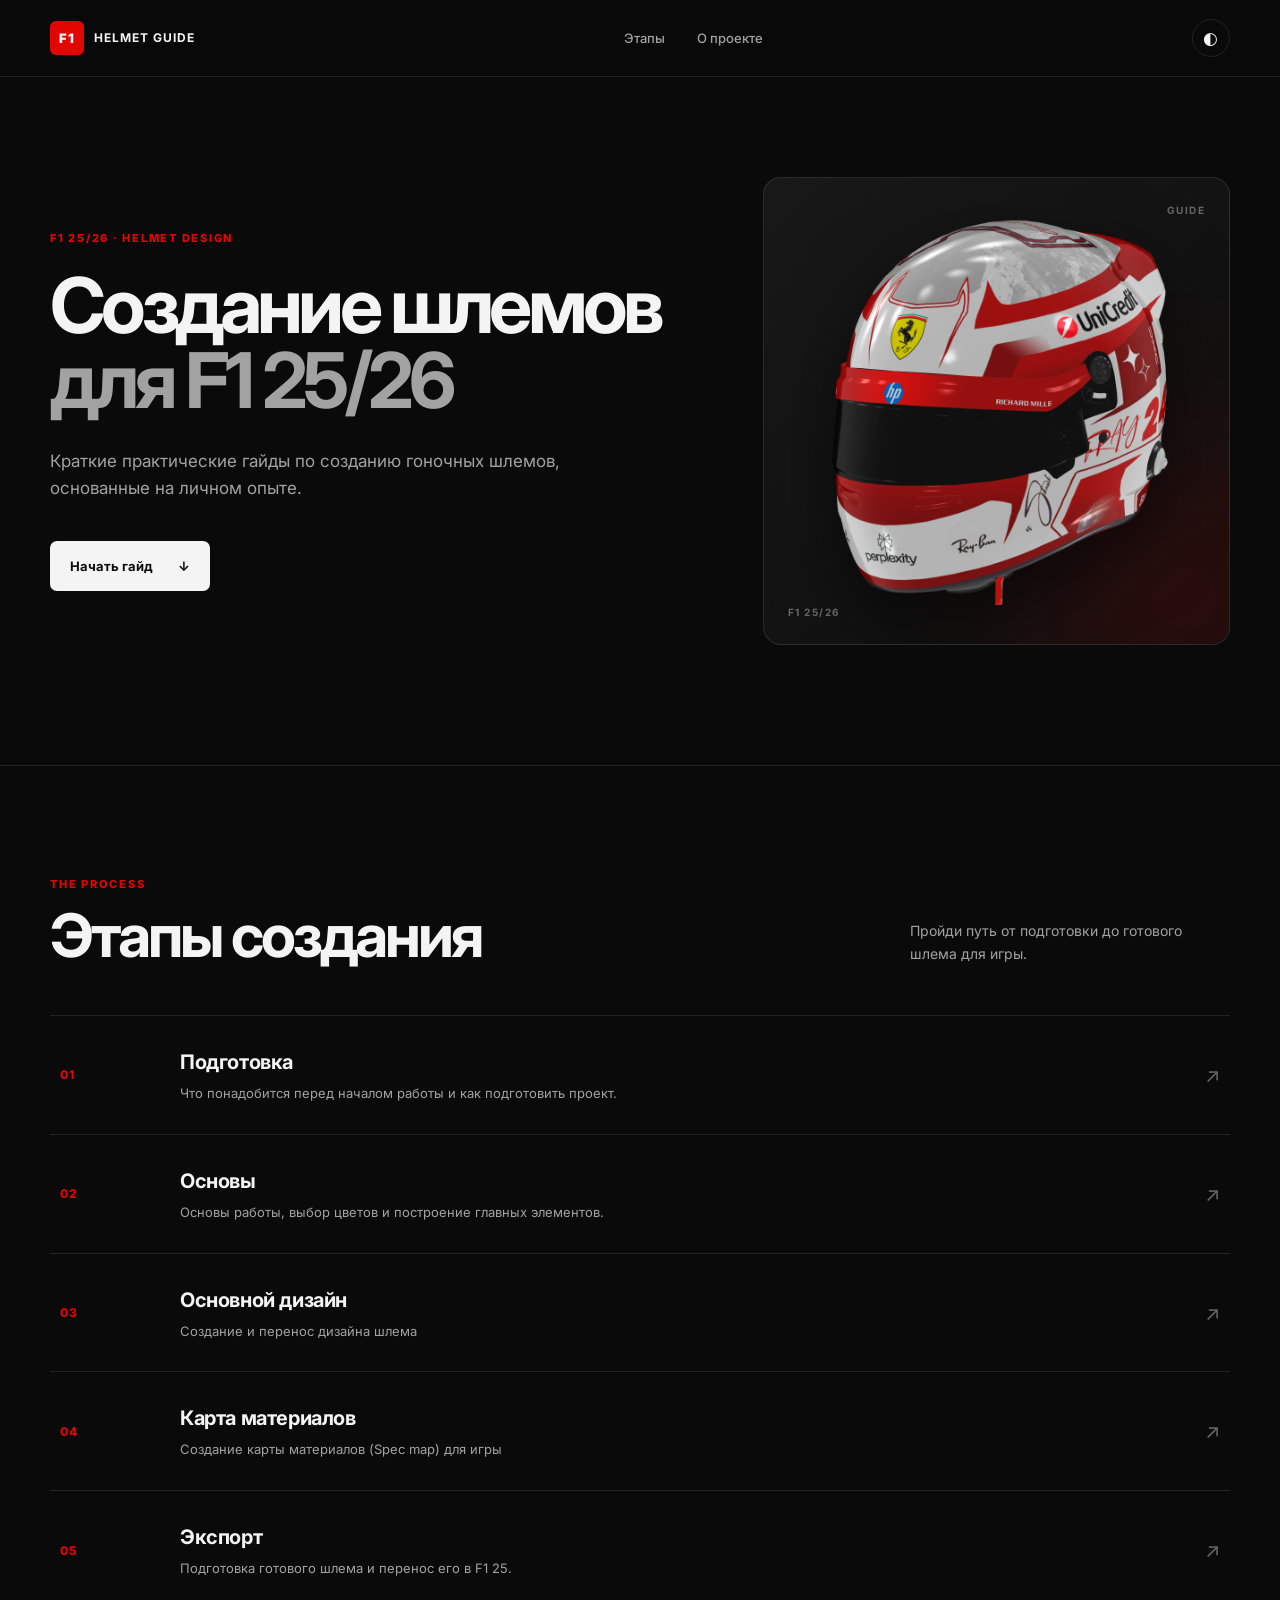
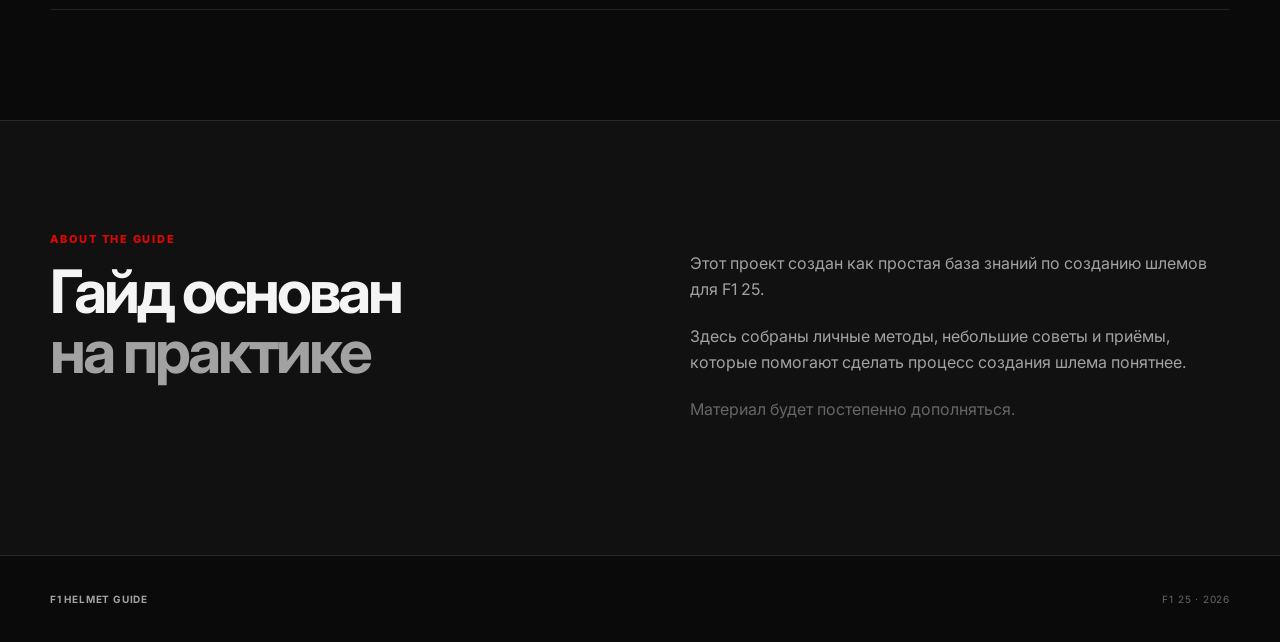
<file: index.html>
<!DOCTYPE html>
<html lang="ru">
<head>
    <meta charset="UTF-8">
    <meta name="viewport" content="width=device-width, initial-scale=1.0">

    <title>F1 25/26 Helmet Guide</title>
    <meta
        name="description"
        content="Авторский гайд по созданию шлемов для F1 25/26."
    >

    <link rel="stylesheet" href="style.css">
</head>

<body>

<header class="header">
    <div class="container header-inner">

        <a href="#top" class="logo">
            <span>F1</span>
            <strong>HELMET GUIDE</strong>
        </a>

        <nav class="nav">
            <a href="#stages">Этапы</a>
            <a href="#about">О проекте</a>
        </nav>

        <button class="theme-button" id="themeButton" aria-label="Сменить тему">
            ◐
        </button>

    </div>
</header>


<main id="top">

    <!-- HERO -->

    <section class="hero">
        <div class="container hero-grid">

            <div class="hero-content">

                <div class="eyebrow">
                    F1 25/26 · HELMET DESIGN
                </div>

                <h1>
                    Создание шлемов
                    <span>для F1 25/26</span>
                </h1>

                <p class="hero-description">
                    Краткие практические гайды по созданию гоночных
                    шлемов, основанные на личном опыте.
                </p>

                <a href="#stages" class="button">
                    Начать гайд
                    <span>↓</span>
                </a>

            </div>

            <div class="hero-card">

                <div class="hero-card-top">
                    <span> </span>
                    <span>GUIDE</span>
                </div>

		<div class="helmet-placeholder">
    		      <img
        		src="images/1.png"
        		alt="Шлем для F1 25"
        		class="helmet-image"
    		      >
		</div>
                <div class="hero-card-bottom">
                    <span>F1 25/26</span>
                </div>

            </div>

        </div>
    </section>


    <!-- STAGES -->

    <section class="stages-section" id="stages">

        <div class="container">

            <div class="section-heading">

                <div>
                    <div class="eyebrow">THE PROCESS</div>

                    <h2>
                        Этапы создания
                    </h2>
                </div>

                <p>
                    Пройди путь от подготовки до готового
                    шлема для игры.
                </p>

            </div>


            <div class="stages">

                <a href="guide.html#preparation" class="stage">
                    <div class="stage-number">01</div>

                    <div class="stage-content">
                        <h3>Подготовка</h3>
                        <p>
                            Что понадобится перед началом работы
                            и как подготовить проект.
                        </p>
                    </div>

                    <div class="stage-arrow">↗</div>
                </a>


                <a href="guide.html#base" class="stage">
                    <div class="stage-number">02</div>

                    <div class="stage-content">
                        <h3>Основы</h3>
                        <p>
                            Основы работы, выбор цветов
                            и построение главных элементов.
                        </p>
                    </div>

                    <div class="stage-arrow">↗</div>
                </a>


                <a href="guide.html#design" class="stage">
                    <div class="stage-number">03</div>

                    <div class="stage-content">
                        <h3>Основной дизайн</h3>
                        <p>
                            Создание и перенос дизайна шлема
                        </p>
                    </div>

                    <div class="stage-arrow">↗</div>
                </a>


                <a href="guide.html#logos" class="stage">
                    <div class="stage-number">04</div>

                    <div class="stage-content">
                        <h3>Карта материалов</h3>
                        <p>
                            Создание карты материалов (Spec map) для игры                        </p>
                    </div>

                    <div class="stage-arrow">↗</div>
                </a>



                <a href="guide.html#export" class="stage">
                    <div class="stage-number">05</div>

                    <div class="stage-content">
                        <h3>Экспорт</h3>
                        <p>
                            Подготовка готового шлема
                            и перенос его в F1 25.
                        </p>
                    </div>

                    <div class="stage-arrow">↗</div>
                </a>

            </div>

        </div>

    </section>


    <!-- ABOUT -->

    <section class="about-section" id="about">

        <div class="container about-grid">

            <div>
                <div class="eyebrow">ABOUT THE GUIDE</div>

                <h2>
                    Гайд основан
                    <span>на практике</span>
                </h2>
            </div>

            <div class="about-text">

                <p>
                    Этот проект создан как простая база знаний
                    по созданию шлемов для F1 25.
                </p>

                <p>
                    Здесь собраны личные методы, небольшие
                    советы и приёмы, которые помогают сделать
                    процесс создания шлема понятнее.
                </p>

                <p class="muted">
                    Материал будет постепенно дополняться.
                </p>

            </div>

        </div>

    </section>

</main>


<footer class="footer">

    <div class="container footer-inner">

        <div>
            <strong>F1 HELMET GUIDE</strong>
        </div>

        <div>
            F1 25 · 2026
        </div>

    </div>

</footer>


<script src="script.js"></script>

</body>
</html>
</file>
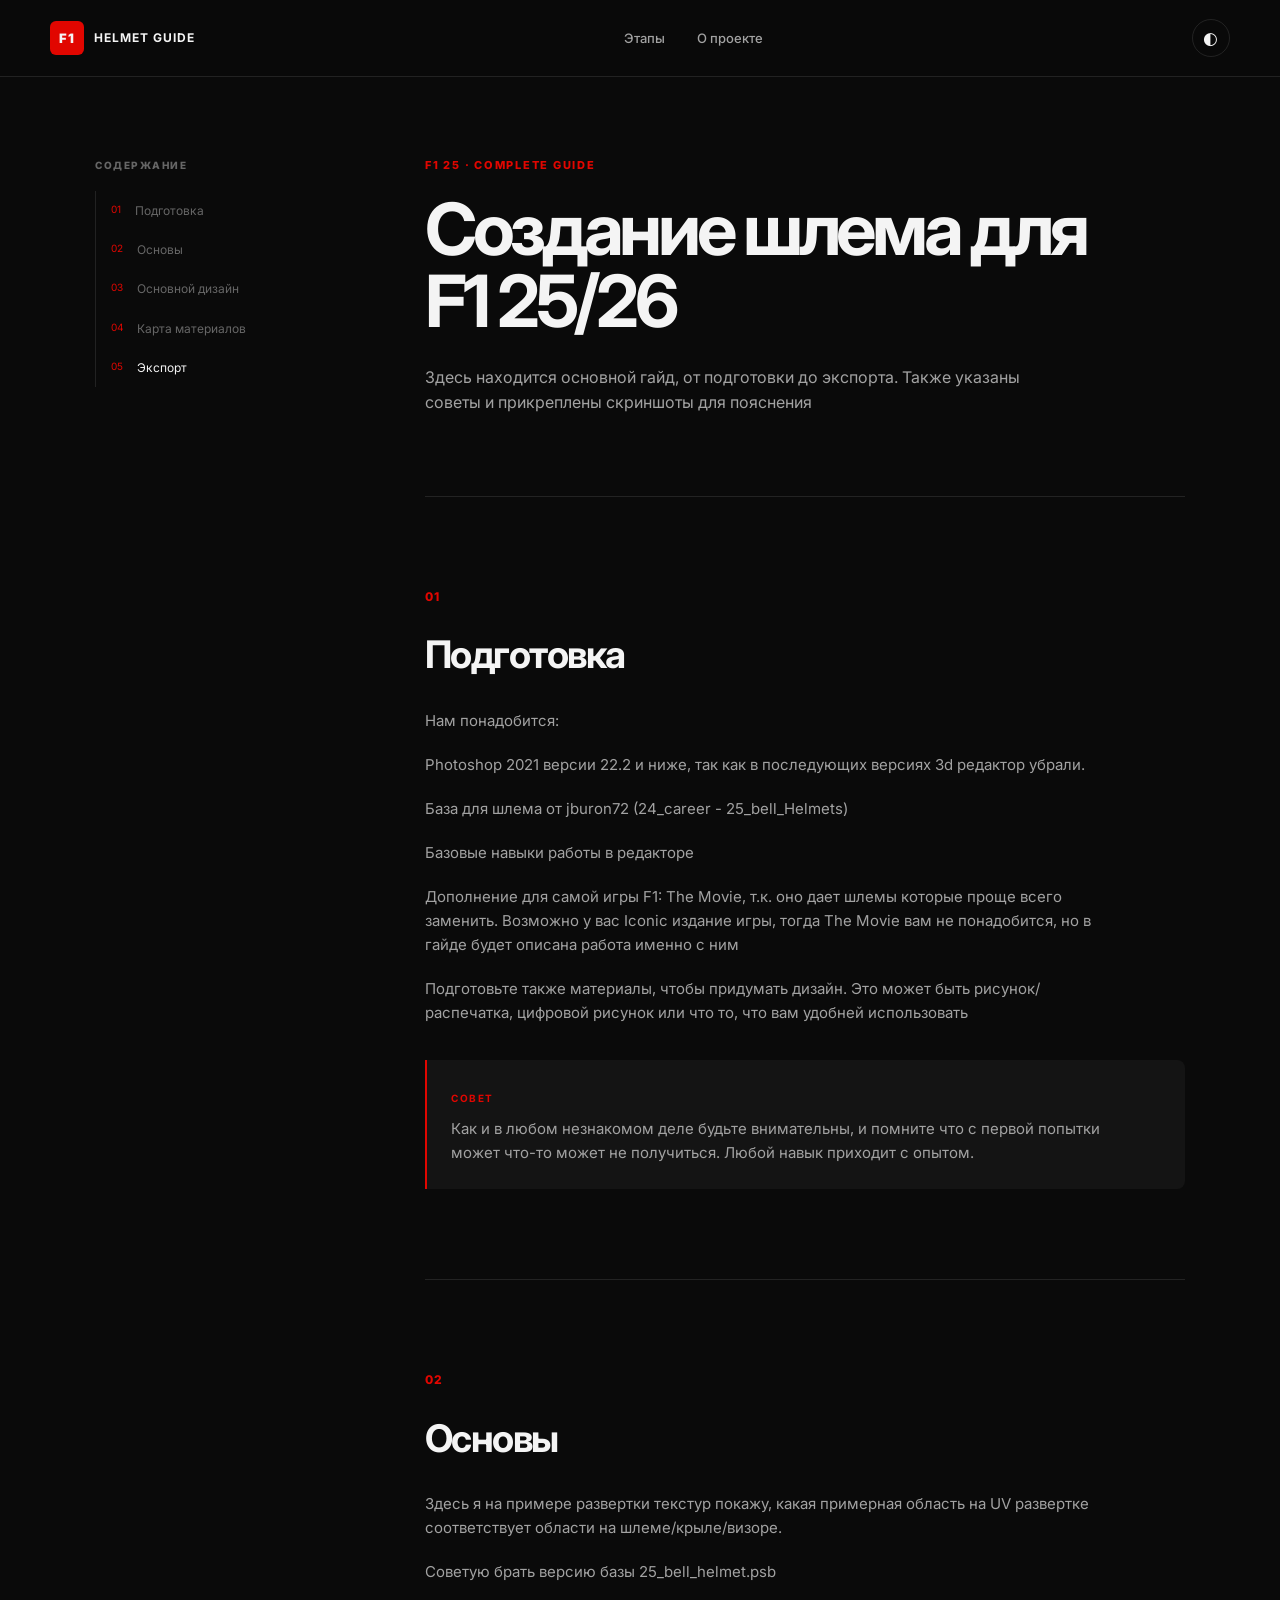
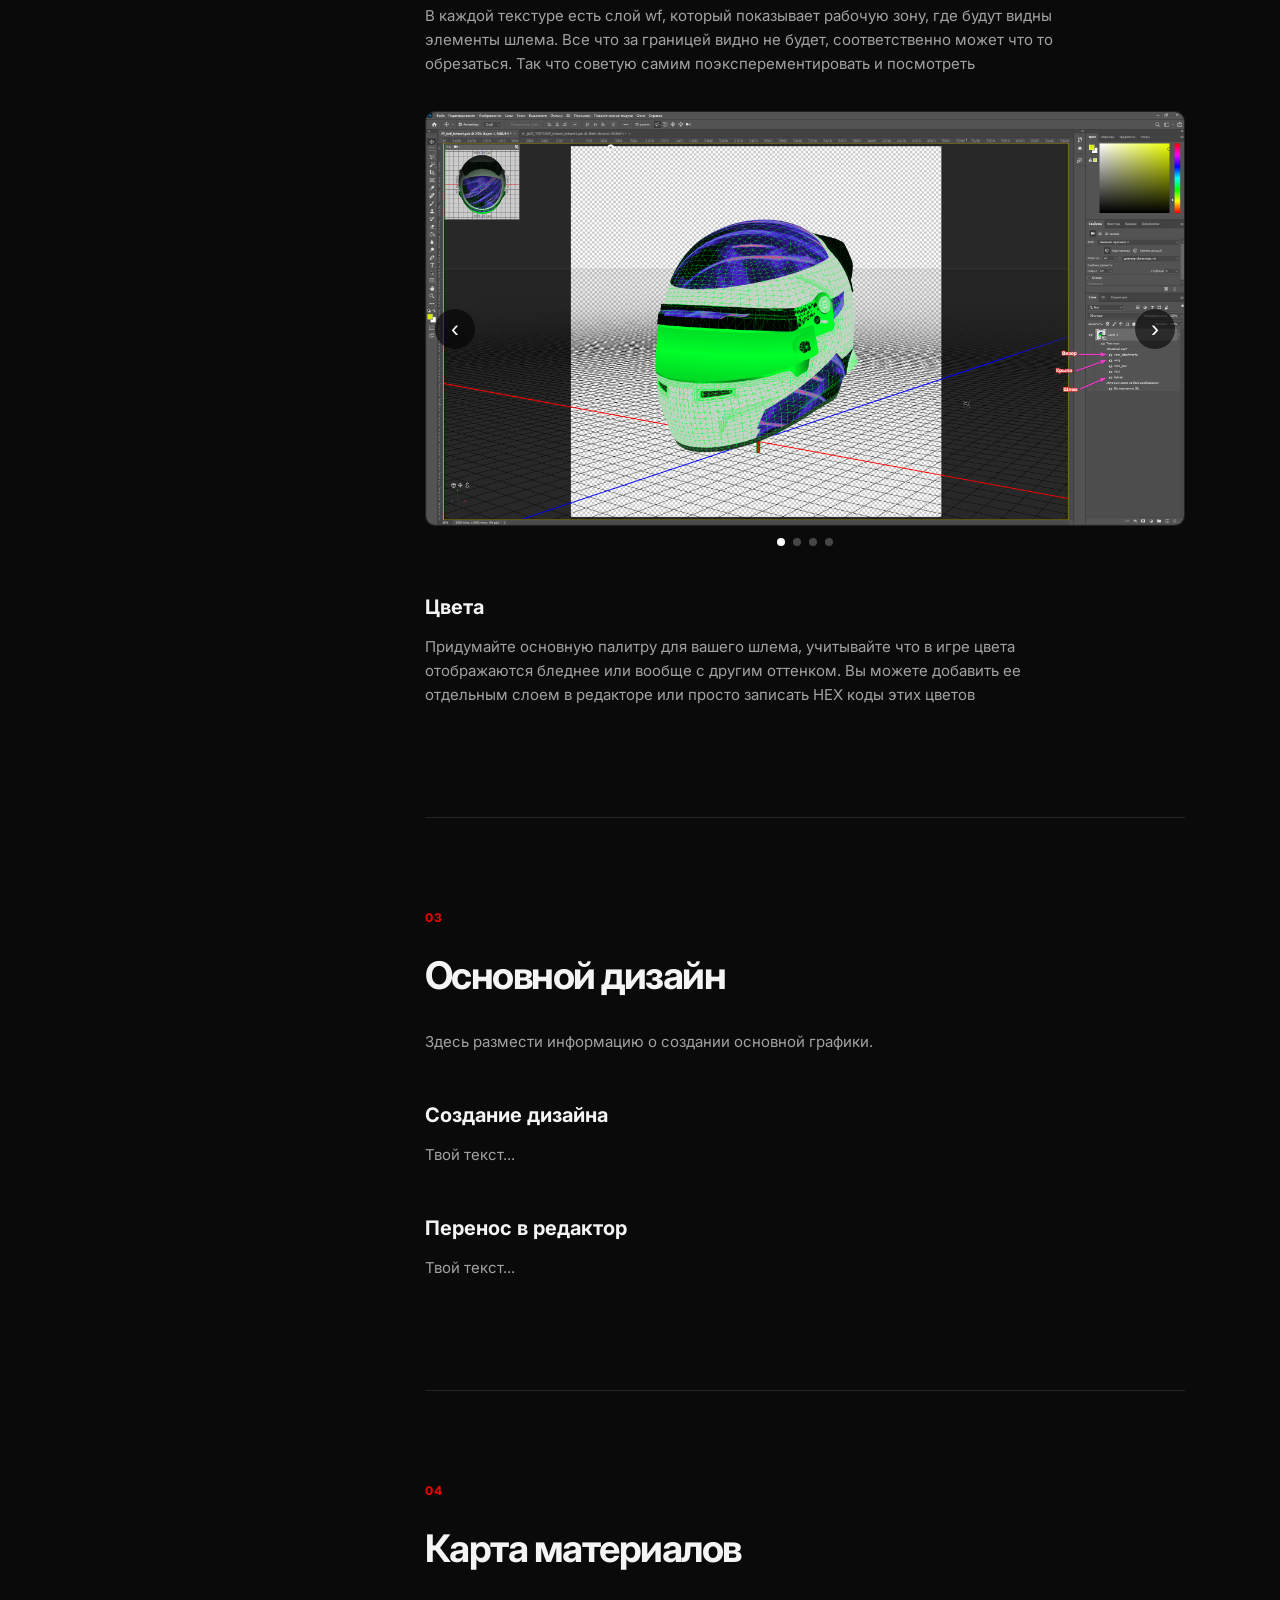
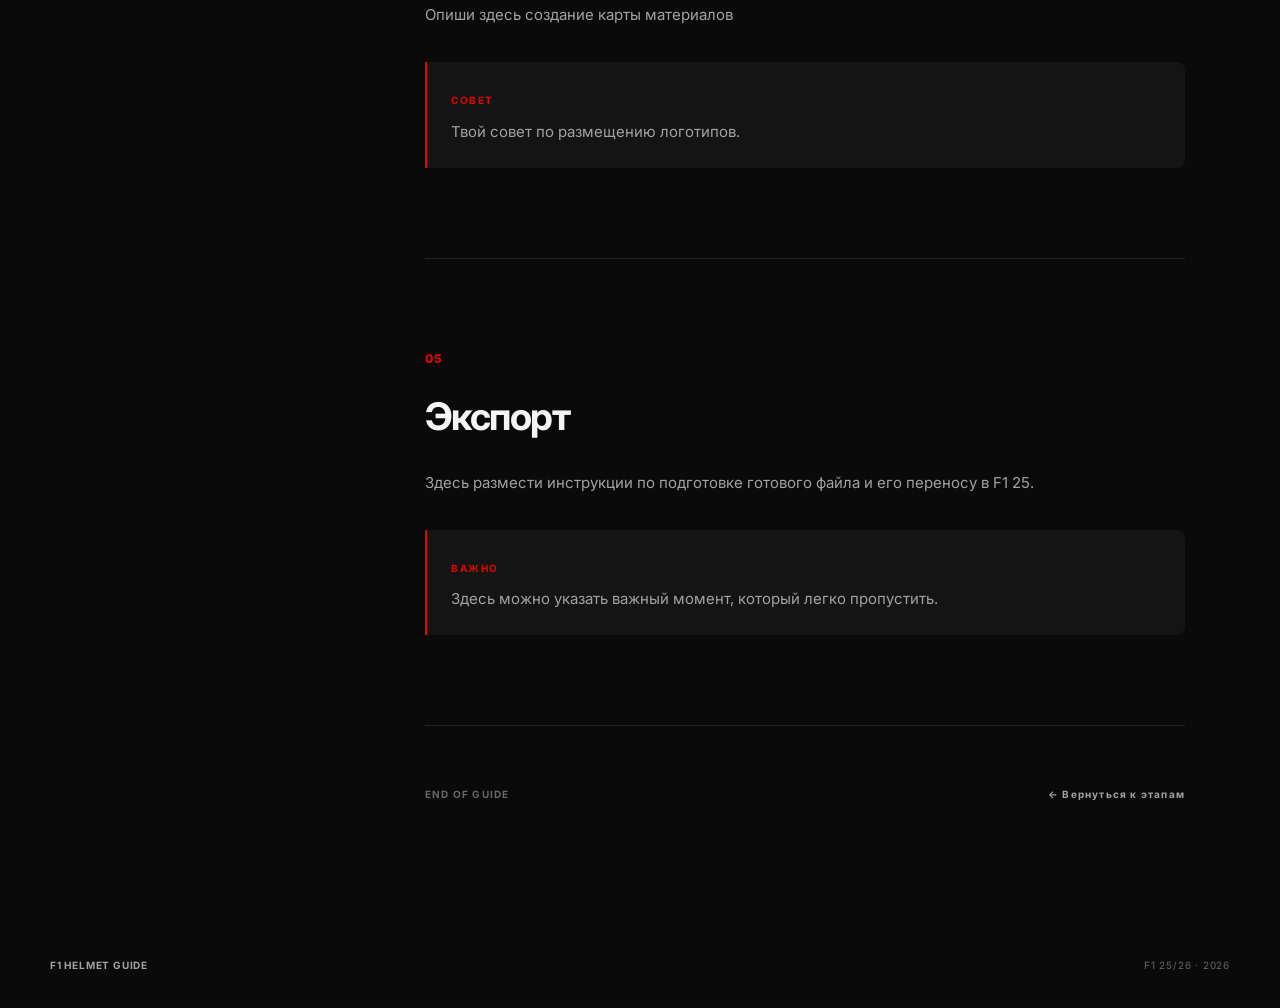
<file: guide.html>
<!DOCTYPE html>
<html lang="ru">
<head>

    <meta charset="UTF-8">
    <meta name="viewport" content="width=device-width, initial-scale=1.0">

    <title>Гайд — F1 Helmet Guide</title>

    <link rel="stylesheet" href="style.css">

</head>

<body>

<header class="header">

    <div class="container header-inner">

        <a href="index.html" class="logo">
            <span>F1</span>
            <strong>HELMET GUIDE</strong>
        </a>

        <nav class="nav">
            <a href="index.html#stages">Этапы</a>
            <a href="index.html#about">О проекте</a>
        </nav>

        <button class="theme-button" id="themeButton">
            ◐
        </button>

    </div>

</header>


<main class="guide-layout">

    <!-- SIDEBAR -->

    <aside class="guide-sidebar">

        <div class="sidebar-title">
            СОДЕРЖАНИЕ
        </div>

        <nav class="guide-nav">

            <a href="#preparation">
                <span>01</span>
                Подготовка
            </a>

            <a href="#base">
                <span>02</span>
                Основы
            </a>

            <a href="#design">
                <span>03</span>
                Основной дизайн
            </a>

            <a href="#logos">
                <span>04</span>
                Карта материалов
            </a>

            <a href="#export">
                <span>05</span>
                Экспорт
            </a>

        </nav>

    </aside>


    <!-- CONTENT -->

    <article class="guide-content">

        <div class="guide-intro">

            <div class="eyebrow">
                F1 25 · COMPLETE GUIDE
            </div>

            <h1>
                Создание шлема
                для F1 25/26
            </h1>

            <p>
                Здесь находится основной гайд, от подготовки до экспорта. Также указаны советы и прикреплены скриншоты для пояснения
            </p>

        </div>


        <!-- 01 -->

        <section class="guide-section" id="preparation">

            <div class="guide-number">
                01
            </div>

            <h2>Подготовка</h2>

            <p>
                Нам понадобится:
            </p>

   	    <p>
                Photoshop 2021 версии 22.2 и ниже, так как в последующих версиях 3d редактор убрали.
            </p>

            <p>
                База для шлема от jburon72 (24_career - 25_bell_Helmets)
            </p>

            <p>
                Базовые навыки работы в редакторе
            </p>

            <p>
                Дополнение для самой игры F1: The Movie, т.к. оно дает шлемы которые проще всего заменить. Возможно у вас Iconic издание игры, тогда The Movie вам не понадобится, но в гайде будет описана работа именно с ним
            </p>

            <p>
                Подготовьте также материалы, чтобы придумать дизайн. Это может быть рисунок/распечатка, цифровой рисунок или что то, что вам удобней использовать
            </p>

            <div class="tip">
                <strong>СОВЕТ</strong>

                <p>
                    Как и в любом незнакомом деле будьте внимательны, и помните что с первой попытки может что-то может не получиться. Любой навык приходит с опытом.
                </p>
            </div>

        </section>


        <!-- 02 -->

        <section class="guide-section" id="base">

            <div class="guide-number">
                02
            </div>

            <h2>Основы</h2>

            <p>
                Здесь я на примере развертки текстур покажу, какая примерная область на UV развертке соответствует области на шлеме/крыле/визоре. 
            </p>

            <p>
                Советую брать версию базы 25_bell_helmet.psb
            </p>

            <p>
                В каждой текстуре есть слой wf, который показывает рабочую зону, где будут видны элементы шлема. Все что за границей видно не будет, соответственно может что то обрезаться. Так что советую самим поэксперементировать и посмотреть
            </p>

            <div class="carousel">
    <div class="carousel-track">

        <figure class="carousel-slide">
            <img src="images/2.png" alt="Рабочее пространство">
        </figure>

        <figure class="carousel-slide">
            <img src="images/3.png" alt="UV развертка шлема">
        </figure>

        <figure class="carousel-slide">
            <img src="images/4.png" alt="UV развертка крыла">
        </figure>

        <figure class="carousel-slide">
            <img src="images/5.png" alt="UV развертка визора">
        </figure>


    </div>

    <button class="carousel-btn prev" aria-label="Назад">‹</button>
    <button class="carousel-btn next" aria-label="Вперёд">›</button>

    <div class="carousel-dots"></div>
</div>

            <h3>Цвета</h3>

            <p>
               Придумайте основную палитру для вашего шлема, учитывайте что в игре цвета отображаются бледнее или вообще с другим оттенком. Вы можете добавить ее отдельным слоем в редакторе или просто записать HEX коды этих цветов
            </p>

        </section>


        <!-- 03 -->

        <section class="guide-section" id="design">

            <div class="guide-number">
                03
            </div>

            <h2>Основной дизайн</h2>

            <p>
                Здесь размести информацию о создании
                основной графики.
            </p>

            <h3>Создание дизайна</h3>

            <p>
                Твой текст...
            </p>

            <h3>Перенос в редактор</h3>

            <p>
                Твой текст...
            </p>

        </section>


        <!-- 04 -->

        <section class="guide-section" id="logos">

            <div class="guide-number">
                04
            </div>

            <h2>Карта материалов</h2>

            <p>
                Опиши здесь создание карты материалов
            </p>

            <div class="tip">
                <strong>СОВЕТ</strong>

                <p>
                    Твой совет по размещению логотипов.
                </p>
            </div>

        </section>


        <!-- 05 -->

        <section class="guide-section" id="export">

            <div class="guide-number">
                05
            </div>

            <h2>Экспорт</h2>

            <p>
                Здесь размести инструкции по подготовке
                готового файла и его переносу в F1 25.
            </p>

            <div class="tip">
                <strong>ВАЖНО</strong>

                <p>
                    Здесь можно указать важный момент,
                    который легко пропустить.
                </p>
            </div>

        </section>


        <div class="guide-end">

            <span>END OF GUIDE</span>

            <a href="index.html">
                ← Вернуться к этапам
            </a>

        </div>

    </article>

</main>


<footer class="footer">

    <div class="container footer-inner">

        <div>
            <strong>F1 HELMET GUIDE</strong>
        </div>

        <div>
            F1 25/26 · 2026
        </div>

    </div>

</footer>


<script src="script.js"></script>

</body>
</html>
</file>
<file: style.css>
@import url('https://fonts.googleapis.com/css2?family=Inter:wght@400;500;600;700;800;900&display=swap');


:root {
    --bg: #0a0a0a;
    --bg-secondary: #111111;
    --card: #141414;
    --card-hover: #191919;

    --text: #f4f4f4;
    --text-secondary: #a2a2a2;
    --text-muted: #666666;

    --border: rgba(255,255,255,0.10);

    --accent: #e10600;

    --container: 1180px;
}


* {
    margin: 0;
    padding: 0;
    box-sizing: border-box;
}


html {
    scroll-behavior: smooth;
}


body {
    background: var(--bg);
    color: var(--text);

    font-family: "Inter", Arial, sans-serif;

    line-height: 1.6;

    transition:
        background 0.25s ease,
        color 0.25s ease;
}


a {
    color: inherit;
    text-decoration: none;
}


.container {
    width: min(var(--container), calc(100% - 48px));
    margin: 0 auto;
}


/* HEADER */


.header {
    position: sticky;
    top: 0;
    z-index: 100;

    background: rgba(10,10,10,0.88);

    backdrop-filter: blur(14px);

    border-bottom: 1px solid var(--border);
}


.header-inner {
    height: 76px;

    display: flex;
    align-items: center;
    justify-content: space-between;
}


.logo {
    display: flex;
    align-items: center;
    gap: 10px;

    font-size: 13px;
    letter-spacing: 0.08em;
}


.logo span {
    display: flex;

    width: 34px;
    height: 34px;

    align-items: center;
    justify-content: center;

    background: var(--accent);

    font-weight: 900;

    border-radius: 6px;
}


.logo strong {
    font-size: 12px;
}


.nav {
    display: flex;
    gap: 32px;
}


.nav a {
    color: var(--text-secondary);

    font-size: 13px;
    font-weight: 500;

    transition: color 0.2s ease;
}


.nav a:hover {
    color: var(--text);
}


.theme-button {
    width: 38px;
    height: 38px;

    border: 1px solid var(--border);
    border-radius: 50%;

    background: transparent;
    color: var(--text);

    cursor: pointer;

    font-size: 17px;
}


/* HERO */


.hero {
    padding: 100px 0 120px;

    border-bottom: 1px solid var(--border);
}


.hero-grid {
    display: grid;

    grid-template-columns: 1.15fr 0.85fr;

    align-items: center;

    gap: 80px;
}


.eyebrow {
    color: var(--accent);

    font-size: 11px;
    font-weight: 800;

    letter-spacing: 0.16em;
}


.hero h1 {
    max-width: 700px;

    margin-top: 20px;

    font-size: clamp(48px, 6vw, 84px);

    line-height: 0.98;

    letter-spacing: -0.06em;
}


.hero h1 span {
    display: block;

    color: var(--text-secondary);
}


.hero-description {
    max-width: 550px;

    margin-top: 30px;

    color: var(--text-secondary);

    font-size: 17px;
}


.button {
    display: inline-flex;

    align-items: center;
    gap: 25px;

    margin-top: 38px;

    padding: 15px 20px;

    background: var(--text);
    color: var(--bg);

    border-radius: 7px;

    font-size: 13px;
    font-weight: 700;

    transition:
        transform 0.2s ease,
        background 0.2s ease;
}


.button:hover {
    transform: translateY(-2px);
}


.hero-card {
    position: relative;

    aspect-ratio: 1 / 1;

    background:
        linear-gradient(
            135deg,
            #181818,
            #0e0e0e
        );

    border: 1px solid var(--border);

    border-radius: 18px;

    overflow: hidden;
}


.hero-card::before {
    content: "";

    position: absolute;

    width: 250px;
    height: 250px;

    background: var(--accent);

    filter: blur(100px);

    opacity: 0.18;

    right: -80px;
    bottom: -80px;
}


.hero-card-top,
.hero-card-bottom {
    position: absolute;

    left: 24px;
    right: 24px;

    display: flex;
    justify-content: space-between;

    color: var(--text-muted);

    font-size: 10px;
    font-weight: 700;

    letter-spacing: 0.15em;
}


.hero-card-top {
    top: 24px;
}


.hero-card-bottom {
    bottom: 24px;
}


.helmet-placeholder {
    position: absolute;

    inset: 20%;

    display: flex;

    align-items: center;
    justify-content: center;
}


.helmet-image {
    width: 200%;
    height: 200%;
    object-fit: contain;
    display: block;

    filter: drop-shadow(0 25px 35px rgba(0, 0, 0, 0.55));

    transition: transform 0.4s ease;
}

.hero-card:hover .helmet-image {
    transform: scale(1.1) rotate(-2deg);
}


/* STAGES */


.stages-section {
    padding: 110px 0;
}


.section-heading {
    display: flex;

    justify-content: space-between;
    align-items: end;

    margin-bottom: 50px;
}


.section-heading h2,
.about-section h2 {
    margin-top: 12px;

    font-size: clamp(36px, 5vw, 60px);

    line-height: 1;

    letter-spacing: -0.05em;
}


.section-heading p {
    max-width: 320px;

    color: var(--text-secondary);

    font-size: 14px;
}


.stages {
    border-top: 1px solid var(--border);
}


.stage {
    display: grid;

    grid-template-columns: 90px 1fr 50px;

    gap: 30px;

    align-items: center;

    padding: 30px 10px;

    border-bottom: 1px solid var(--border);

    transition:
        background 0.2s ease,
        padding 0.2s ease;
}


.stage:hover {
    background: var(--card);

    padding-left: 20px;
    padding-right: 20px;
}


.stage-number {
    color: var(--accent);

    font-size: 12px;
    font-weight: 800;

    letter-spacing: 0.08em;
}


.stage-content h3 {
    font-size: 20px;

    letter-spacing: -0.02em;
}


.stage-content p {
    max-width: 600px;

    margin-top: 5px;

    color: var(--text-secondary);

    font-size: 13px;
}


.stage-arrow {
    color: var(--text-muted);

    font-size: 20px;

    text-align: right;
}


/* ABOUT */


.about-section {
    padding: 110px 0;

    background: var(--bg-secondary);

    border-top: 1px solid var(--border);
    border-bottom: 1px solid var(--border);
}


.about-grid {
    display: grid;

    grid-template-columns: 1fr 1fr;

    gap: 100px;
}


.about-section h2 span {
    display: block;

    color: var(--text-secondary);
}


.about-text {
    padding-top: 20px;
}


.about-text p {
    margin-bottom: 22px;

    color: var(--text-secondary);

    font-size: 16px;
}


.about-text .muted {
    color: var(--text-muted);
}


/* FOOTER */


.footer {
    padding: 35px 0;
}


.footer-inner {
    display: flex;

    justify-content: space-between;

    color: var(--text-muted);

    font-size: 10px;

    letter-spacing: 0.08em;
}


.footer-inner strong,
.footer-inner span {
    display: block;
}


.footer-inner strong {
    color: var(--text-secondary);
}


.footer-inner span {
    margin-top: 4px;
}


/* GUIDE PAGE */


.guide-layout {
    display: grid;

    grid-template-columns: 250px minmax(0, 760px);

    justify-content: center;

    gap: 80px;

    padding: 80px 24px 120px;
}


.guide-sidebar {
    position: sticky;

    top: 110px;

    align-self: start;
}


.sidebar-title {
    margin-bottom: 18px;

    color: var(--text-muted);

    font-size: 10px;
    font-weight: 800;

    letter-spacing: 0.15em;
}


.guide-nav {
    display: flex;

    flex-direction: column;

    border-left: 1px solid var(--border);
}


.guide-nav a {
    display: flex;

    gap: 14px;

    padding: 10px 15px;

    color: var(--text-muted);

    font-size: 12px;

    transition:
        color 0.2s ease,
        border 0.2s ease;
}


.guide-nav a span {
    color: var(--accent);

    font-size: 10px;
}


.guide-nav a:hover {
    color: var(--text);
}


.guide-intro {
    padding-bottom: 80px;

    border-bottom: 1px solid var(--border);
}


.guide-intro h1 {
    max-width: 700px;

    margin-top: 18px;

    font-size: clamp(45px, 6vw, 72px);

    line-height: 1;

    letter-spacing: -0.06em;
}


.guide-intro p {
    max-width: 650px;

    margin-top: 28px;

    color: var(--text-secondary);
}


.guide-section {
    padding: 90px 0;

    border-bottom: 1px solid var(--border);
}


.guide-number {
    margin-bottom: 18px;

    color: var(--accent);

    font-size: 12px;
    font-weight: 800;

    letter-spacing: 0.12em;
}


.guide-section h2 {
    margin-bottom: 24px;

    font-size: 38px;

    letter-spacing: -0.04em;
}


.guide-section h3 {
    margin-top: 45px;
    margin-bottom: 12px;

    font-size: 20px;
}


.guide-section p {
    max-width: 680px;

    margin-bottom: 20px;

    color: var(--text-secondary);

    font-size: 15px;
}


.tip {
    margin-top: 35px;

    padding: 24px;

    background: var(--card);

    border-left: 2px solid var(--accent);

    border-radius: 0 8px 8px 0;
}


.tip strong {
    color: var(--accent);

    font-size: 10px;

    letter-spacing: 0.15em;
}


.tip p {
    margin-top: 8px;
    margin-bottom: 0;
}


.image-placeholder {
    width: 100%;
    min-height: 320px;

    display: flex;

    align-items: center;
    justify-content: center;

    margin: 35px 0;

    background:
        repeating-linear-gradient(
            45deg,
            #111,
            #111 10px,
            #141414 10px,
            #141414 20px
        );

    border: 1px dashed rgba(255,255,255,0.15);

    border-radius: 10px;

    color: var(--text-muted);

    font-size: 10px;
    font-weight: 800;

    letter-spacing: 0.15em;
}

.image-placeholder img {
    width: 100%;
    height: 320px;
    object-fit: contain;
    display: block;
    border-radius: 10px;
}

.guide-end {
    display: flex;

    justify-content: space-between;
    align-items: center;

    padding-top: 60px;

    color: var(--text-muted);

    font-size: 10px;
    font-weight: 700;

    letter-spacing: 0.12em;
}


.guide-end a {
    color: var(--text-secondary);

    transition: color 0.2s ease;
}


.guide-end a:hover {
    color: var(--text);
}


/* LIGHT THEME */


body.light {
    --bg: #f4f4f2;
    --bg-secondary: #e9e9e7;
    --card: #ffffff;
    --card-hover: #f0f0ef;

    --text: #111111;
    --text-secondary: #666666;
    --text-muted: #999999;

    --border: rgba(0,0,0,0.10);
}


body.light .header {
    background: rgba(244,244,242,0.88);
}


body.light .helmet-shape {
    background:
        linear-gradient(
            145deg,
            #eeeeee,
            #cccccc
        );

    box-shadow:
        inset -20px -20px 50px rgba(0,0,0,0.15),
        20px 30px 60px rgba(0,0,0,0.12);
}


/* RESPONSIVE */


@media (max-width: 850px) {

    .container {
        width: min(var(--container), calc(100% - 32px));
    }


    .nav {
        display: none;
    }


    .hero {
        padding: 70px 0 80px;
    }


    .hero-grid {
        grid-template-columns: 1fr;

        gap: 60px;
    }


    .hero-card {
        max-width: 500px;
    }


    .section-heading {
        display: block;
    }


    .section-heading p {
        margin-top: 20px;
    }


    .about-grid {
        grid-template-columns: 1fr;

        gap: 40px;
    }


    .guide-layout {
        grid-template-columns: 1fr;

        padding-top: 50px;
    }


    .guide-sidebar {
        position: relative;

        top: 0;
    }


    .guide-nav {
        display: grid;

        grid-template-columns: 1fr 1fr;

        border-left: none;
    }


    .guide-nav a {
        border: 1px solid var(--border);
    }

}


@media (max-width: 550px) {

    .stage {
        grid-template-columns: 45px 1fr 25px;

        gap: 15px;

        padding: 24px 5px;
    }


    .stage:hover {
        padding-left: 10px;
        padding-right: 10px;
    }


    .stage-content h3 {
        font-size: 16px;
    }


    .stage-content p {
        font-size: 12px;
    }


    .hero h1 {
        font-size: 48px;
    }


    .hero-description {
        font-size: 15px;
    }


    .guide-nav {
        grid-template-columns: 1fr;
    }


    .guide-section {
        padding: 65px 0;
    }


    .guide-section h2 {
        font-size: 32px;
    }


    .image-placeholder {
        min-height: 220px;
    }


    .guide-end {
        flex-direction: column;

        align-items: flex-start;

        gap: 25px;
    }


    .footer-inner {
        flex-direction: column;

        gap: 20px;
    }

}

.guide-image {
    margin: 35px 0;
}

.guide-image img {
    width: 100%;
    height: auto;
    display: block;
    border-radius: 10px;
    border: 1px solid rgba(255,255,255,0.1);
    cursor: zoom-in;
}

/* Окно просмотра по клику */
.lightbox {
    position: fixed;
    inset: 0;
    z-index: 9999;

    display: none;
    align-items: center;
    justify-content: center;

    padding: 20px;
    background: rgba(0,0,0,0.92);
    cursor: zoom-out;
}

.lightbox.open {
    display: flex;
}

.lightbox img {
    max-width: 100%;
    max-height: 100%;
    object-fit: contain;
    border-radius: 6px;
}

.carousel {
    position: relative;
    margin: 35px 0;
}

.carousel-track {
    display: flex;
    overflow-x: auto;
    scroll-snap-type: x mandatory;
    scroll-behavior: smooth;
    border-radius: 10px;
    border: 1px solid rgba(255,255,255,0.1);
    scrollbar-width: none;
}

.carousel-track::-webkit-scrollbar {
    display: none;
}

.carousel-slide {
    flex: 0 0 100%;
    scroll-snap-align: start;
    margin: 0;
    display: flex;
    flex-direction: column;
    justify-content: center;
}

.carousel-slide img {
    width: 100%;
    height: auto;
    display: block;
    cursor: zoom-in;
}

.carousel-slide figcaption {
    padding: 10px 14px;
    font-size: 13px;
    color: var(--text-muted);
}

.carousel-btn {
    position: absolute;
    top: 50%;
    transform: translateY(-50%);
    width: 40px;
    height: 40px;
    border: none;
    border-radius: 50%;
    background: rgba(0,0,0,0.6);
    color: #fff;
    font-size: 24px;
    line-height: 1;
    cursor: pointer;
}

.carousel-btn:hover {
    background: rgba(0,0,0,0.85);
}

.carousel-btn.prev { left: 10px; }
.carousel-btn.next { right: 10px; }

.carousel-dots {
    display: flex;
    justify-content: center;
    gap: 8px;
    margin-top: 12px;
}

.carousel-dots button {
    width: 8px;
    height: 8px;
    padding: 0;
    border: none;
    border-radius: 50%;
    background: rgba(255,255,255,0.25);
    cursor: pointer;
}

.carousel-dots button.active {
    background: #fff;
}
</file>
